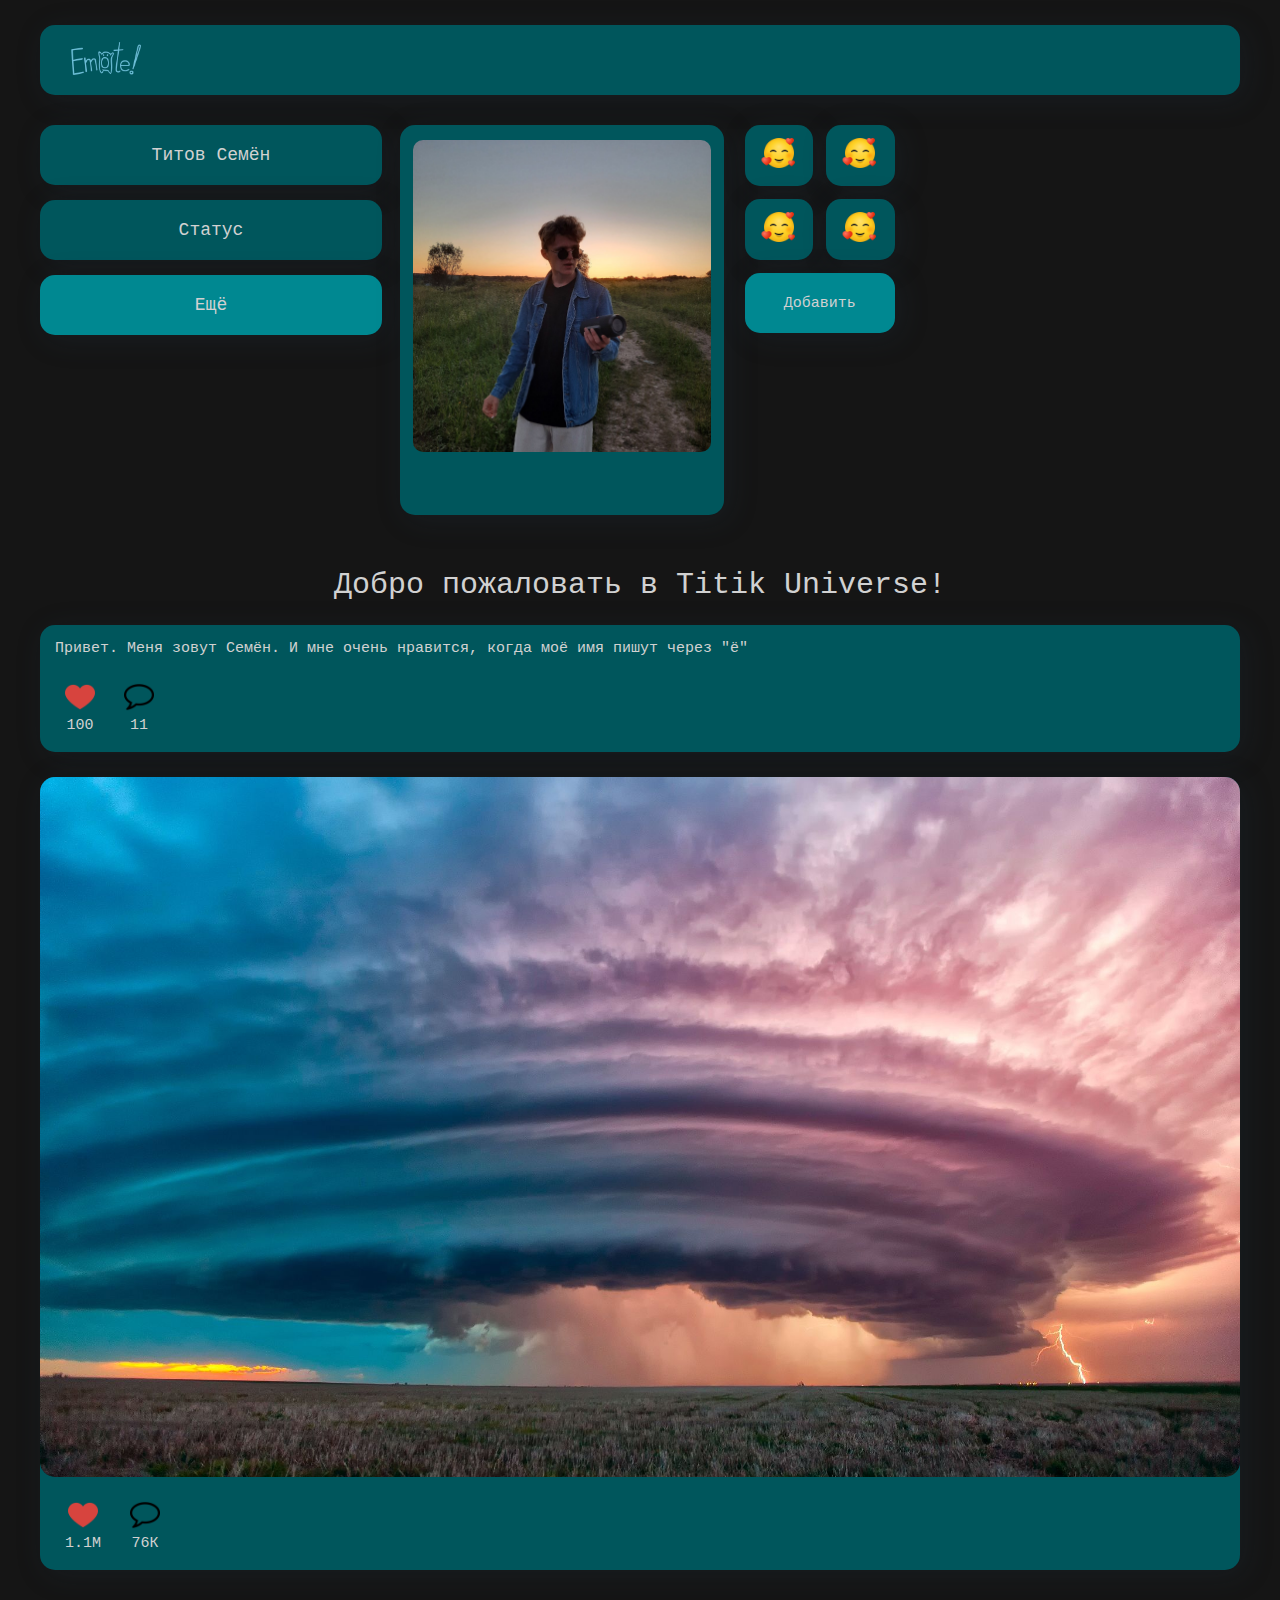
<file: index.html>
<!DOCTYPE html>
<html lang="ru">

<head>
  <meta charset="UTF-8">
  <meta name="viewport" content="width=device-width, initial-scale=1.0">
  <link rel="stylesheet" type="text/css" href="./style/style.css">
  <title>Emote</title>
</head>

<body>
  <section id="main">
    <header id="header" class="box-radius-white shadow">
      <div id="logo">
        <img src="./img/logo.png" alt="LOGO">
      </div>
    </header>

    <article id="profile-box">
      <div id="left">
        <div class="top-info">
          <div class="box-radius-white shadow top-info-element" id="name"><span>Титов Семён</span></div>
          <div class="box-radius-white shadow top-info-element" id="status"><span>Статус</span></div>
          <button class="box-radius-white shadow top-info-element main-btn" id="more-top-info"><span>Ещё</span></button>
        </div>
      </div>

      <div id="center">
        <div class="avatar-container box-radius-white shadow">
          <img src="./img/avatar.jpg" alt="AVTR">
          <div class="avatar-bottom-option">

          </div>
        </div>
      </div>

      <div id="right">
        <div id="right-top-content">
          <div class="emote-item-menu">
            <button id="emote-item-1" class="emote-item box-radius-white shadow main-btn"><img src="./img/icon/hearts-icon.png"
                alt=""></button>
            <button id="emote-item-2" class="emote-item box-radius-white shadow main-btn"><img src="./img/icon/hearts-icon.png"
                alt=""></button>
            <button id="emote-item-3" class="emote-item box-radius-white shadow main-btn"><img src="./img/icon/hearts-icon.png"
                alt=""></button>
            <button id="emote-item-4" class="emote-item box-radius-white shadow main-btn"><img src="./img/icon/hearts-icon.png"
              alt=""></button>
            <button id="add-post-btn" class="main-btn shadow">Добавить</button>
          </div>
        </div>
      </div>
    </article>

    <article id="content-box-header">
      <span>Добро пожаловать в Titik Universe!</span>
    </article>

    <article id="content-box">
      <div class="wall">

        <div class="post text-post box-radius-white shadow">
          <div class="post-content">
            <span>Привет. Меня зовут Семён. И мне очень нравится, когда моё имя пишут через "ё"</span>
          </div>
          <div class="post-option">
            <!-- <hr> -->
            <button class="post-option-btn">
              <img src="./img/icon/like-red.png" alt="LIKE">
              <br>
              <span>100</span>
            </button>
            <button class="post-option-btn">
              <img src="./img/icon/comment-white-oval-bubble.png" alt="COMMENT">
              <br>
              <span>11</span>
            </button>
          </div>
        </div>
        

        <div class="post image-post box-radius-white shadow">
          <div class="post-content">
            <img src="./img/tornado.jpg" alt="">
          </div>
          <div class="post-option">
            <!-- <hr> -->
            <button class="post-option-btn">
              <img src="./img/icon/like-red.png" alt="LIKE">
              <br>
              <span>1.1М</span>
            </button>
            <button class="post-option-btn">
              <img src="./img/icon/comment-white-oval-bubble.png" alt="COMMENT">
              <br>
              <span>76К</span>
            </button>
          </div>
        </div>
      </div>
    </article>
  </section>
</body>

</html>
</file>
<file: style/style.css>
* {
    margin: 0;
    padding: 0;
    font-family: monospace;
    font-size: 15px;
    outline: none;
    color: rgb(209, 209, 209);
}
body {
    top: 0;
    left: 0;
    right: 0;
    background-color: #151515;
}
.box-radius-white {
    background-color: #00565c;
    border-radius: 15px;
}
.shadow {
    -webkit-box-shadow: 5px 5px 30px 0px rgba(34, 60, 80, 0.2);
    -moz-box-shadow: 5px 5px 30px 0px rgba(34, 60, 80, 0.2);
    box-shadow: 5px 5px 30px 0px rgba(34, 60, 80, 0.2);
}
.main-btn {
    background-color: #008891;
    border-radius: 15px;
    border: 3px solid transparent;
    transition: all 300ms ease;
    -webkit-transition: all 300ms ease;
    -moz-transition: all 300ms ease;
    -o-transition: all 300ms ease;
}
.main-btn:hover {
    background-color: #151515;
    border: 3px solid #008891;
}
.post-option-btn {
    background-color: transparent;
    border-radius: 15px;
    border-style: none;
    transition: all 300ms ease; 
}
.post-option-btn:hover {
    background-color: #008891;
}

#main {
    width: 70%;
    margin: 25px auto;
    min-width: 1200px;
}
#header {
    width: 100%;
    height: 70px;
}
#profile-box {
    margin: 30px 0;
    display: flex;
    flex-direction: row;;
}
#left {
    width: 30%;
}
#center {
    width: 27%;

    display: flex;
    justify-content: center;
}
#right {
    width: 43%;
}
#content-box-header {
    width: 100%;
    height: 50px;
    padding: 15px 0px;
    display: flex;
    justify-content: center;
    align-items: center;
}
#content-box-header span {
    font-size: 30px;
}
#content-box {

}

#logo {
    display: flex;
    justify-content: center;
    width: 130px;
}
#logo img {
    height: 80px;
    position: relative;
    bottom: 3px;
}

.top-info div:last-child {
    background-color: #008891;
}
.top-info {
    width: 95%;
    /* padding-right: 15px; */
    float: left;
}
.top-info .top-info-element {
    display: flex;
    align-items: center;
    justify-content: center;
    text-align: center;
    width: 100%;
    height: 60px;
    margin-bottom: 15px;
}
.top-info .top-info-element span {
    font-size: 18px;
    font-weight: 500;
}

.avatar-container {
    width: 100%;
    height: 390px;

    display: flex;
    flex-direction: column;
    align-items: center;
}
.avatar-container img {
    width: 92%;
    height: 80%;
    object-fit: cover;
    border-radius: 10px;
    margin: 15px 0px;
}
.avatar-container .avatar-bottom-option {
    width: 100%;
    height: 50px;
}

#right-top-content {
    width: 96%;
    float: right;
}

.emote-item-menu {
    display: grid;
    gap: 13px;
    width: 150px;
    height: 150px;
    margin-bottom: 15px;
    grid-template-areas:
    "A   B"
    "C   D"
    "E   E";
}
#emote-item-1 {
    grid-area: A;
}
#emote-item-2 {
    grid-area: B;
}
#emote-item-3 {
    grid-area: C;
}
#emote-item-4 {
    grid-area: D;
}
#add-post-btn {
    grid-area: E;
    width: 150px;
    height: 60px;
}
.emote-item img {
    width: 40px;
    height: 40px;
}
.emote-item {
    padding: 5px;
    /* margin-right: 20px; */
    background-color: #00565c;
}

.wall {
    display: flex;
    flex-direction: column;
    align-items: center;
}
.post {
    width: 100%;
    margin-bottom: 25px;
}

.text-post .post-content {
    padding: 15px;
    /* min-height: 50px; */
}
.image-post .post-content {
    width: 100%;
    min-height: 450px;
}
.image-post .post-content img:first-child {
    width: 100%;
    height: 100%;
    min-height: 450px;
    max-height: 700px;
    object-fit: cover;
    border-radius: 15px;
}

.text-post .post-option {
    margin-bottom: 8px;
}
.image-post .post-option {
    margin: 8px 0px;
}
.post .post-option {
    margin-left: 15px;
}
.post-option button {
    padding: 10px;
}
.post-option button img {
    height: 30px;
    width: 30px;
}
.post-option button br {
    display: block;
    content: "";
}
</file>
